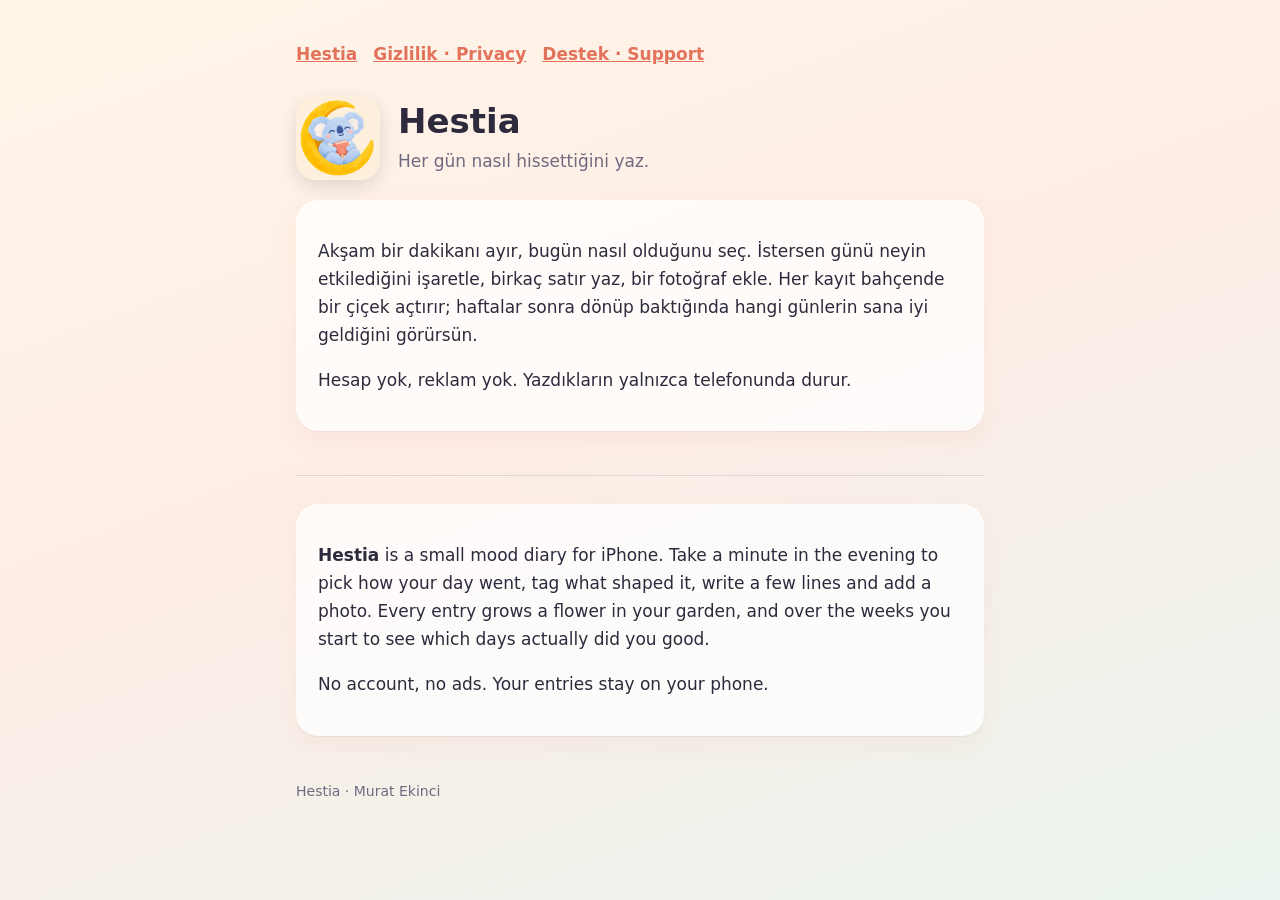
<file: index.html>
<!doctype html>
<html lang="tr"><head><meta charset="utf-8"><meta name="viewport" content="width=device-width,initial-scale=1">
<title>Hestia · Anı Defteri</title><link rel="stylesheet" href="style.css"></head>
<body><main>
<nav><a href="index.html">Hestia</a><a href="privacy.html">Gizlilik · Privacy</a><a href="support.html">Destek · Support</a></nav>

<div class="hero">
<img src="icon.png" alt="Hestia simgesi">
<div><h1>Hestia</h1><p class="sub" style="margin:0">Her gün nasıl hissettiğini yaz.</p></div>
</div>

<div class="card">
<p>Akşam bir dakikanı ayır, bugün nasıl olduğunu seç. İstersen günü neyin etkilediğini işaretle, birkaç satır yaz, bir fotoğraf ekle. Her kayıt bahçende bir çiçek açtırır; haftalar sonra dönüp baktığında hangi günlerin sana iyi geldiğini görürsün.</p>
<p>Hesap yok, reklam yok. Yazdıkların yalnızca telefonunda durur.</p>
</div>

<div class="lang">
<div class="card">
<p><strong>Hestia</strong> is a small mood diary for iPhone. Take a minute in the evening to pick how your day went, tag what shaped it, write a few lines and add a photo. Every entry grows a flower in your garden, and over the weeks you start to see which days actually did you good.</p>
<p>No account, no ads. Your entries stay on your phone.</p>
</div>
</div>

<footer>Hestia · Murat Ekinci</footer>
</main></body></html>
</file>
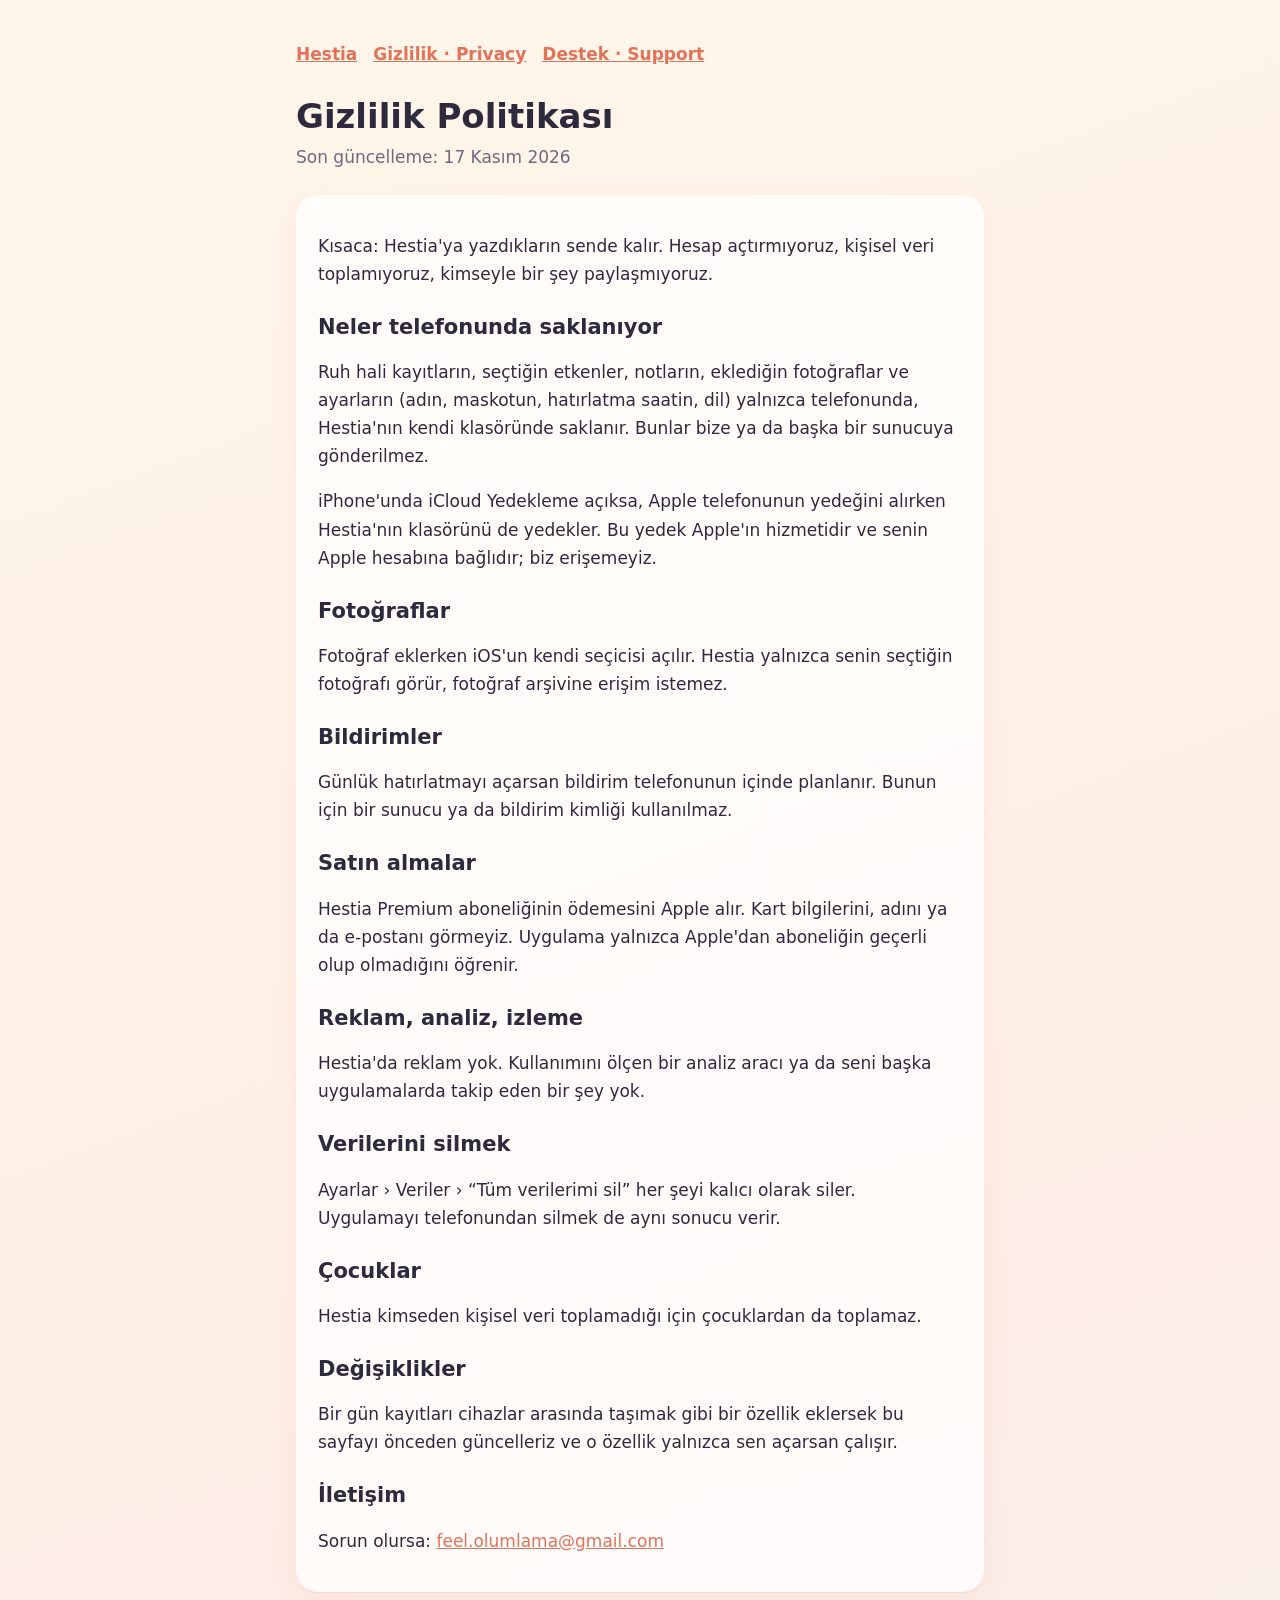
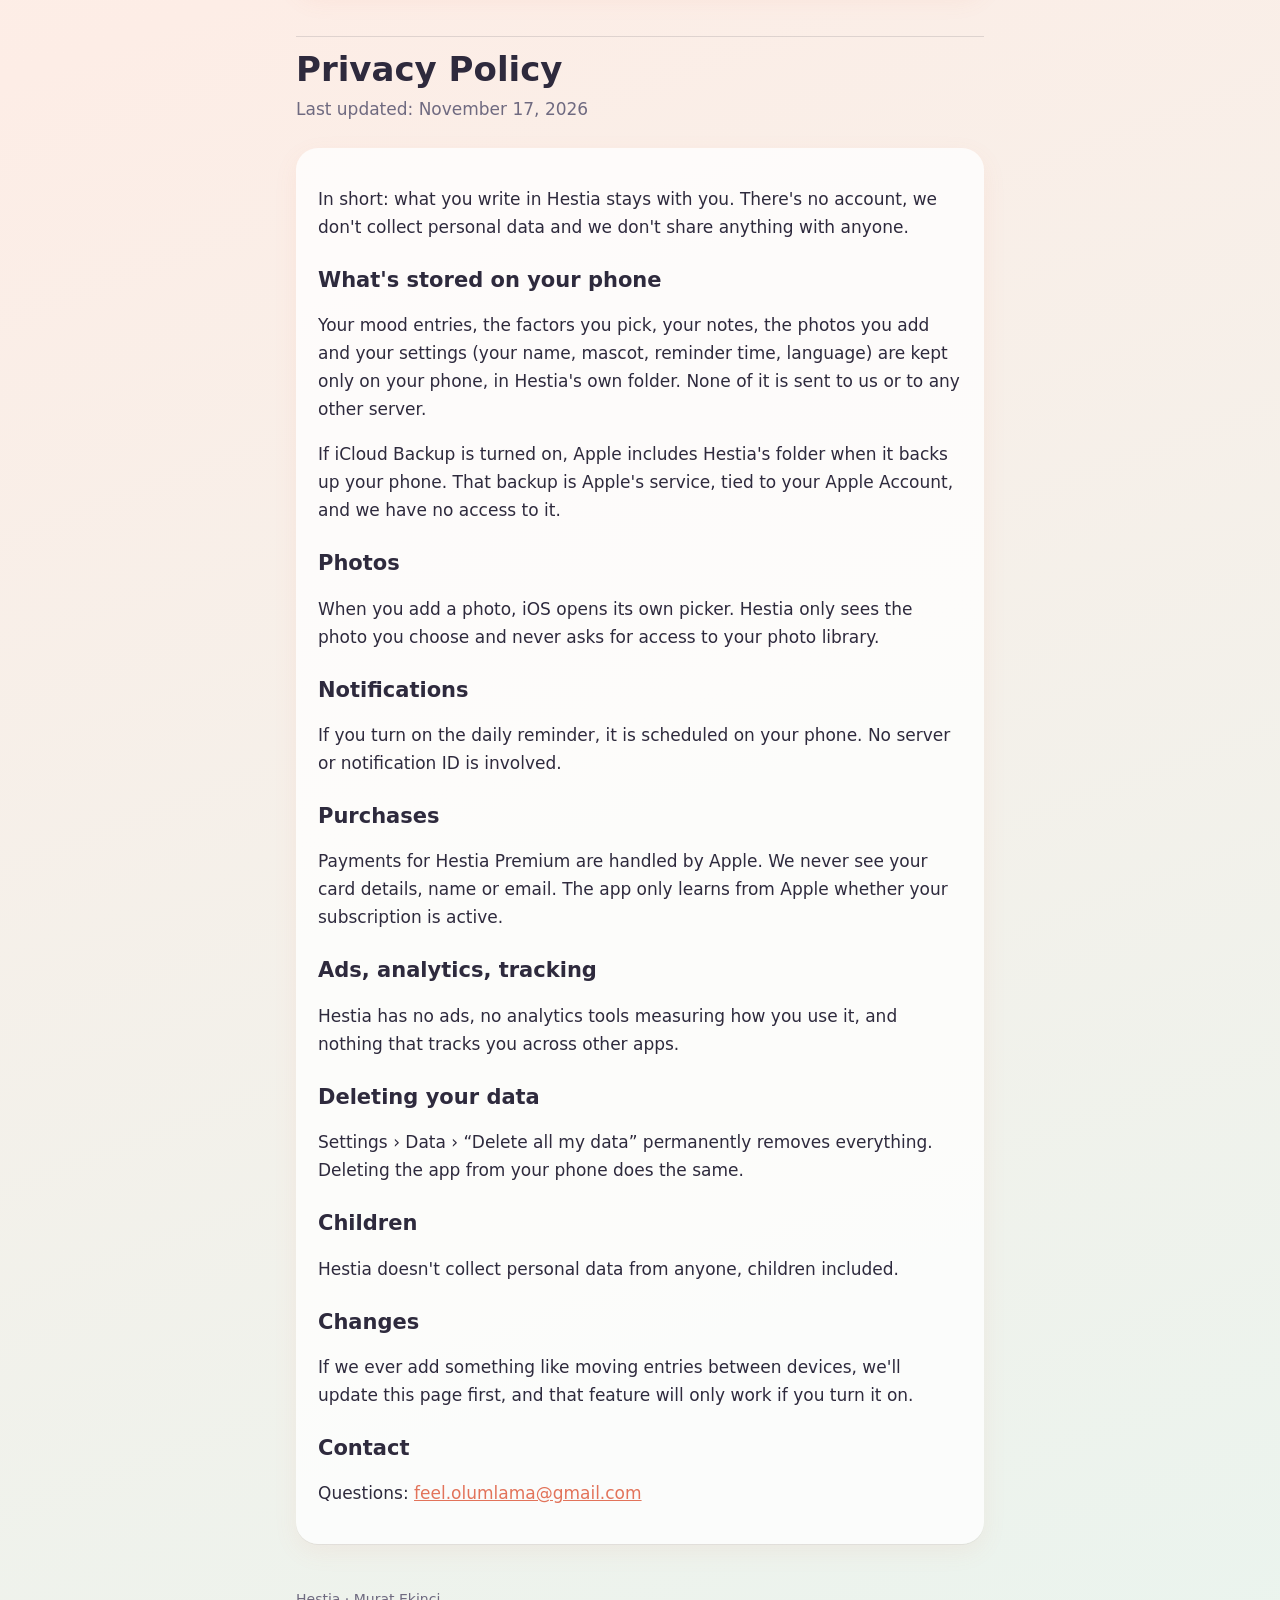
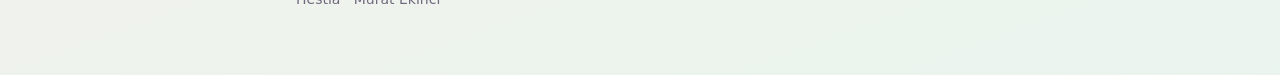
<file: privacy.html>
<!doctype html>
<html lang="tr"><head><meta charset="utf-8"><meta name="viewport" content="width=device-width,initial-scale=1">
<title>Hestia · Gizlilik / Privacy</title><link rel="stylesheet" href="style.css"></head>
<body><main>
<nav><a href="index.html">Hestia</a><a href="privacy.html">Gizlilik · Privacy</a><a href="support.html">Destek · Support</a></nav>

<h1>Gizlilik Politikası</h1>
<p class="sub">Son güncelleme: 17 Kasım 2026</p>

<div class="card">
<p>Kısaca: Hestia'ya yazdıkların sende kalır. Hesap açtırmıyoruz, kişisel veri toplamıyoruz, kimseyle bir şey paylaşmıyoruz.</p>

<h2>Neler telefonunda saklanıyor</h2>
<p>Ruh hali kayıtların, seçtiğin etkenler, notların, eklediğin fotoğraflar ve ayarların (adın, maskotun, hatırlatma saatin, dil) yalnızca telefonunda, Hestia'nın kendi klasöründe saklanır. Bunlar bize ya da başka bir sunucuya gönderilmez.</p>
<p>iPhone'unda iCloud Yedekleme açıksa, Apple telefonunun yedeğini alırken Hestia'nın klasörünü de yedekler. Bu yedek Apple'ın hizmetidir ve senin Apple hesabına bağlıdır; biz erişemeyiz.</p>

<h2>Fotoğraflar</h2>
<p>Fotoğraf eklerken iOS'un kendi seçicisi açılır. Hestia yalnızca senin seçtiğin fotoğrafı görür, fotoğraf arşivine erişim istemez.</p>

<h2>Bildirimler</h2>
<p>Günlük hatırlatmayı açarsan bildirim telefonunun içinde planlanır. Bunun için bir sunucu ya da bildirim kimliği kullanılmaz.</p>

<h2>Satın almalar</h2>
<p>Hestia Premium aboneliğinin ödemesini Apple alır. Kart bilgilerini, adını ya da e-postanı görmeyiz. Uygulama yalnızca Apple'dan aboneliğin geçerli olup olmadığını öğrenir.</p>

<h2>Reklam, analiz, izleme</h2>
<p>Hestia'da reklam yok. Kullanımını ölçen bir analiz aracı ya da seni başka uygulamalarda takip eden bir şey yok.</p>

<h2>Verilerini silmek</h2>
<p>Ayarlar › Veriler › “Tüm verilerimi sil” her şeyi kalıcı olarak siler. Uygulamayı telefonundan silmek de aynı sonucu verir.</p>

<h2>Çocuklar</h2>
<p>Hestia kimseden kişisel veri toplamadığı için çocuklardan da toplamaz.</p>

<h2>Değişiklikler</h2>
<p>Bir gün kayıtları cihazlar arasında taşımak gibi bir özellik eklersek bu sayfayı önceden güncelleriz ve o özellik yalnızca sen açarsan çalışır.</p>

<h2>İletişim</h2>
<p>Sorun olursa: <a href="mailto:feel.olumlama@gmail.com">feel.olumlama@gmail.com</a></p>
</div>

<div class="lang">
<h1>Privacy Policy</h1>
<p class="sub">Last updated: November 17, 2026</p>

<div class="card">
<p>In short: what you write in Hestia stays with you. There's no account, we don't collect personal data and we don't share anything with anyone.</p>

<h2>What's stored on your phone</h2>
<p>Your mood entries, the factors you pick, your notes, the photos you add and your settings (your name, mascot, reminder time, language) are kept only on your phone, in Hestia's own folder. None of it is sent to us or to any other server.</p>
<p>If iCloud Backup is turned on, Apple includes Hestia's folder when it backs up your phone. That backup is Apple's service, tied to your Apple Account, and we have no access to it.</p>

<h2>Photos</h2>
<p>When you add a photo, iOS opens its own picker. Hestia only sees the photo you choose and never asks for access to your photo library.</p>

<h2>Notifications</h2>
<p>If you turn on the daily reminder, it is scheduled on your phone. No server or notification ID is involved.</p>

<h2>Purchases</h2>
<p>Payments for Hestia Premium are handled by Apple. We never see your card details, name or email. The app only learns from Apple whether your subscription is active.</p>

<h2>Ads, analytics, tracking</h2>
<p>Hestia has no ads, no analytics tools measuring how you use it, and nothing that tracks you across other apps.</p>

<h2>Deleting your data</h2>
<p>Settings › Data › “Delete all my data” permanently removes everything. Deleting the app from your phone does the same.</p>

<h2>Children</h2>
<p>Hestia doesn't collect personal data from anyone, children included.</p>

<h2>Changes</h2>
<p>If we ever add something like moving entries between devices, we'll update this page first, and that feature will only work if you turn it on.</p>

<h2>Contact</h2>
<p>Questions: <a href="mailto:feel.olumlama@gmail.com">feel.olumlama@gmail.com</a></p>
</div>
</div>

<footer>Hestia · Murat Ekinci</footer>
</main></body></html>
</file>
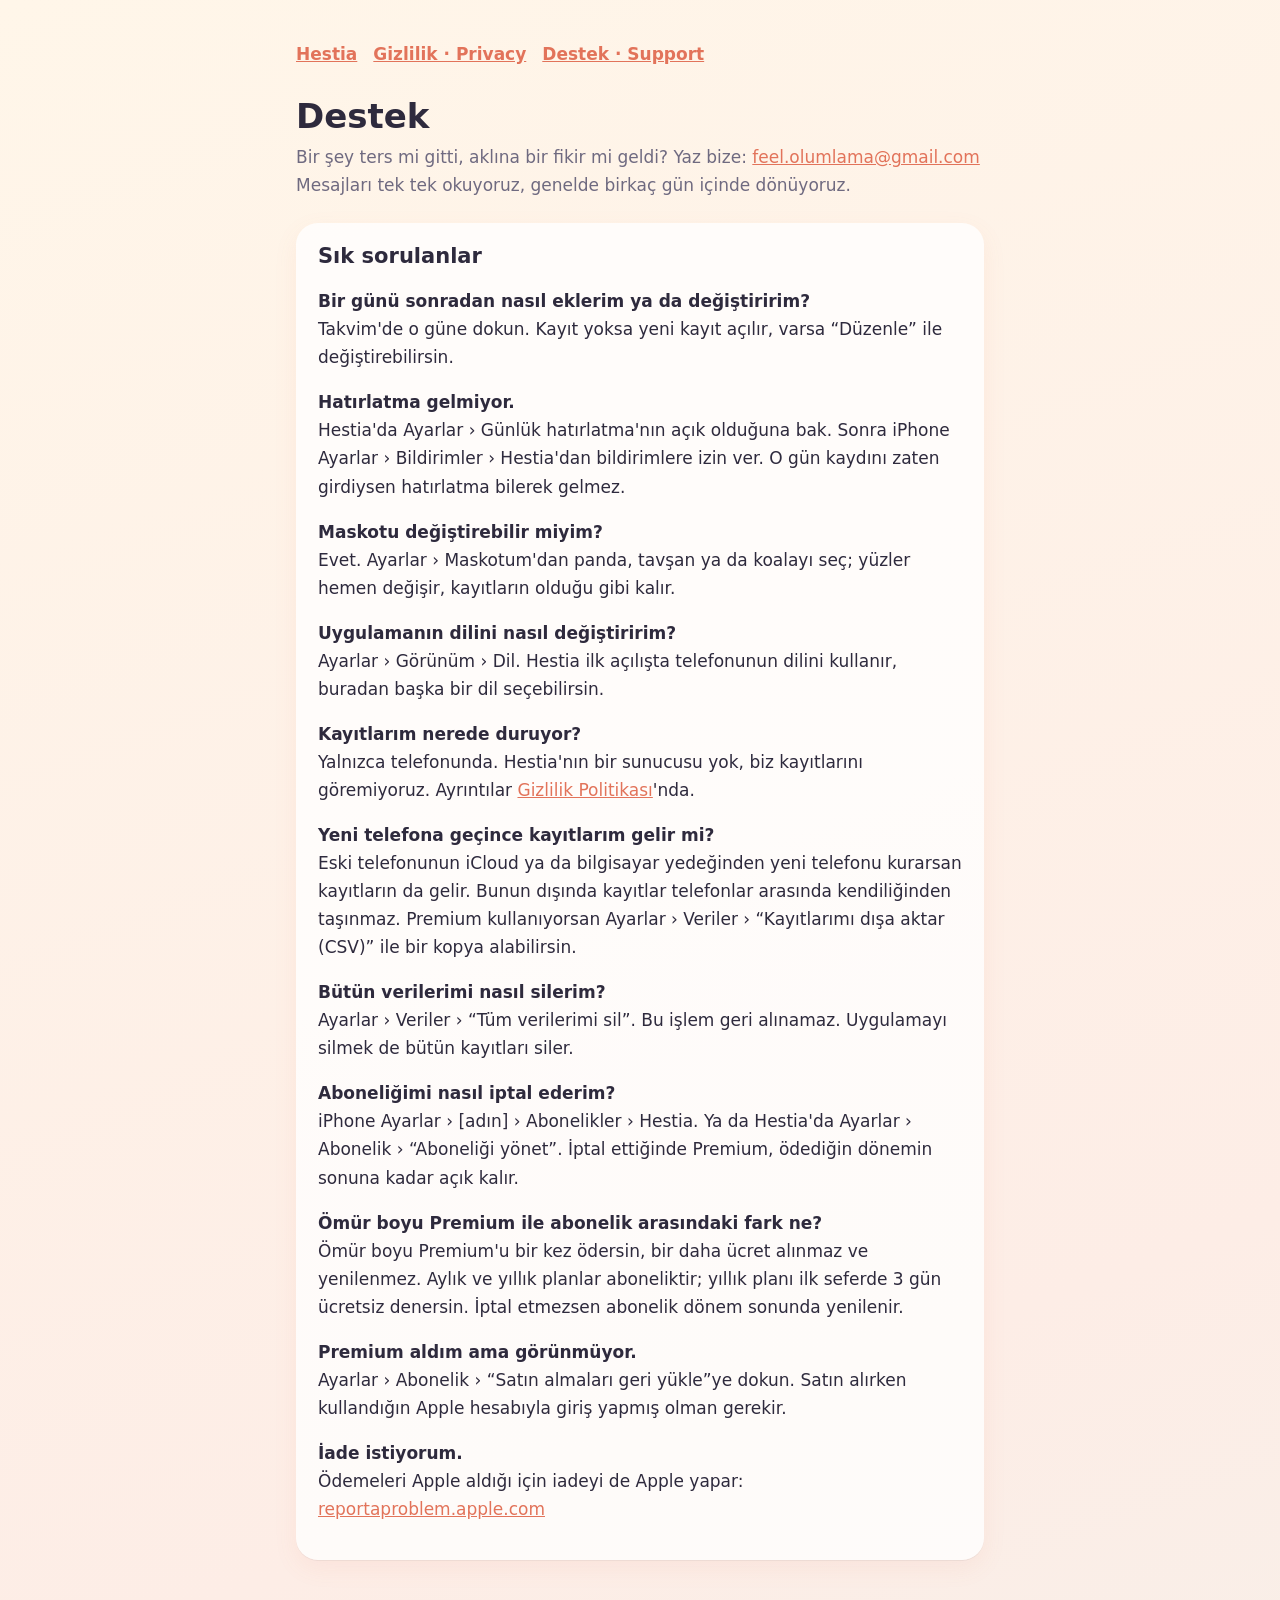
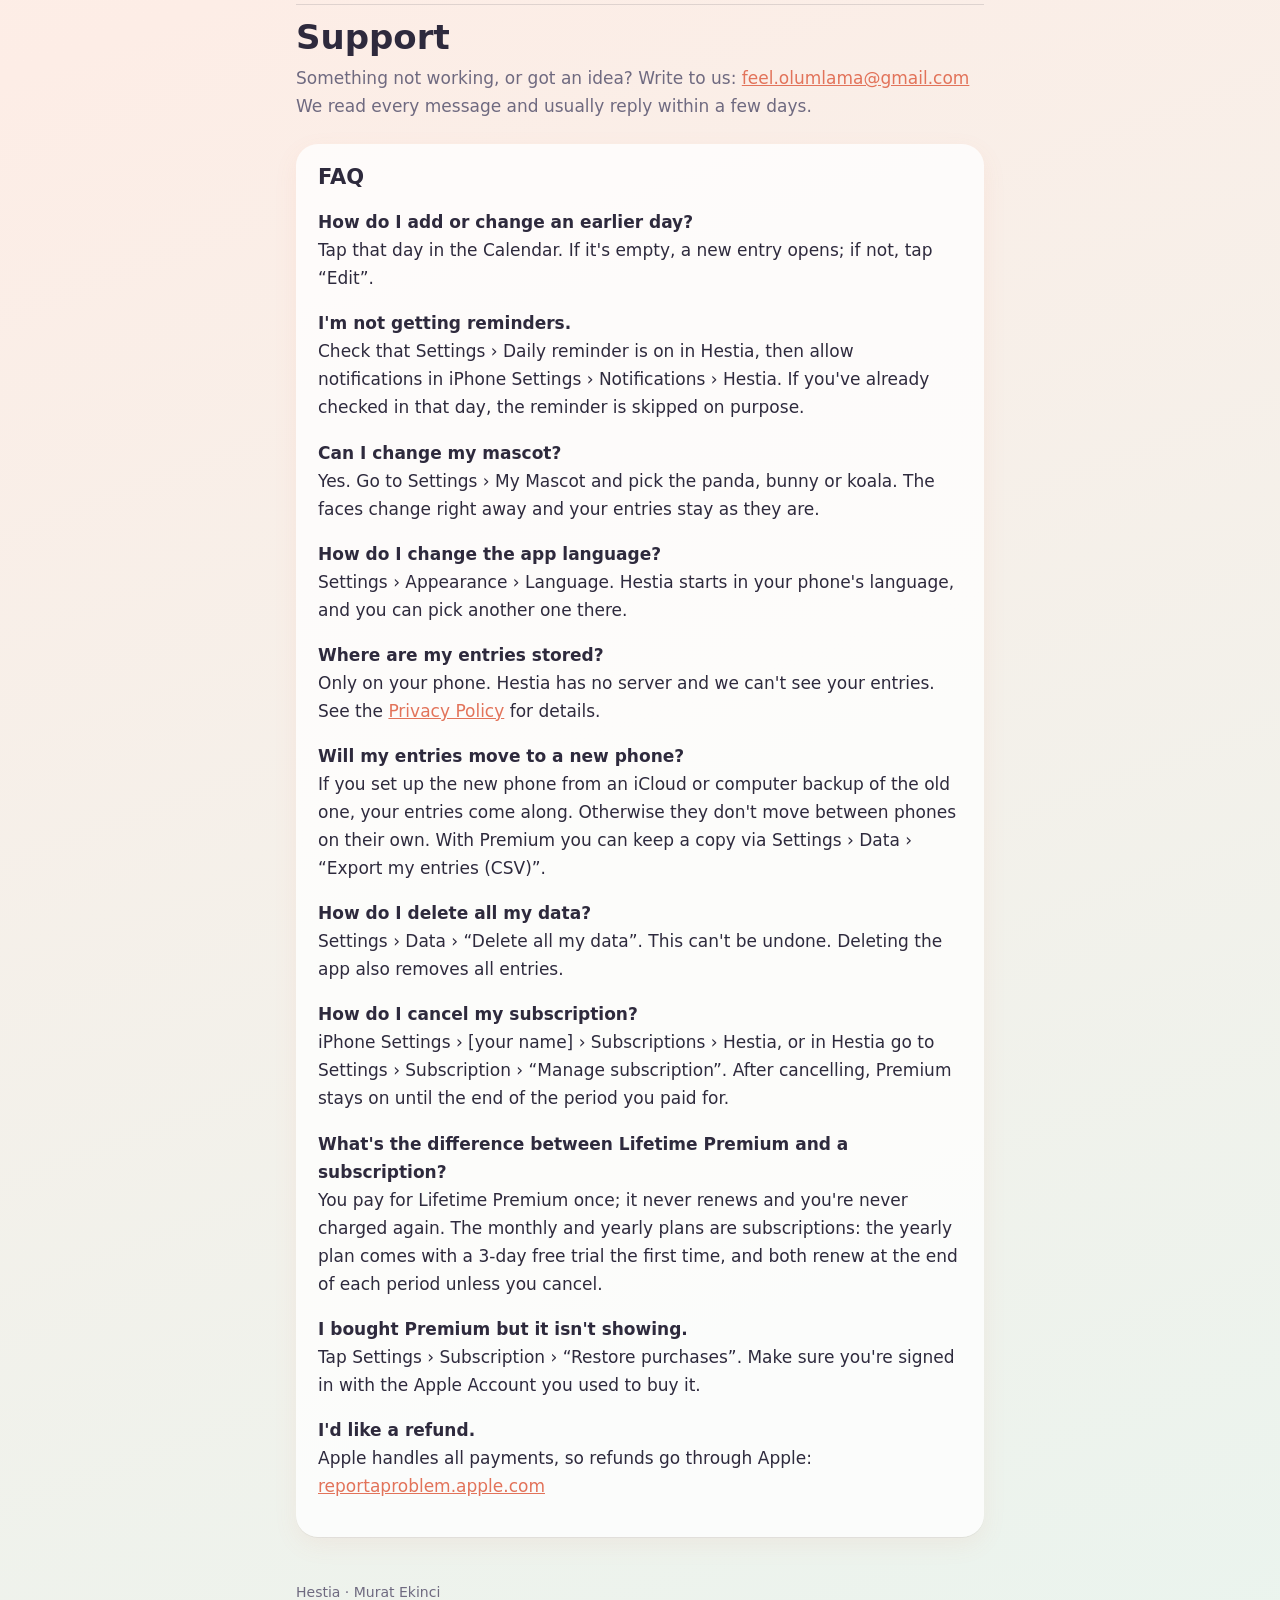
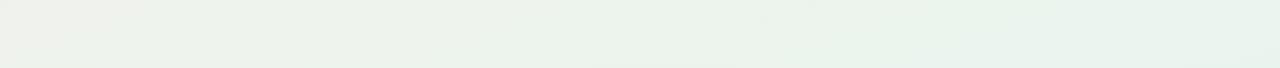
<file: support.html>
<!doctype html>
<html lang="tr"><head><meta charset="utf-8"><meta name="viewport" content="width=device-width,initial-scale=1">
<title>Hestia · Destek / Support</title><link rel="stylesheet" href="style.css"></head>
<body><main>
<nav><a href="index.html">Hestia</a><a href="privacy.html">Gizlilik · Privacy</a><a href="support.html">Destek · Support</a></nav>

<h1>Destek</h1>
<p class="sub">Bir şey ters mi gitti, aklına bir fikir mi geldi? Yaz bize: <a href="mailto:feel.olumlama@gmail.com">feel.olumlama@gmail.com</a><br>
Mesajları tek tek okuyoruz, genelde birkaç gün içinde dönüyoruz.</p>

<div class="card">
<h2>Sık sorulanlar</h2>
<p><strong>Bir günü sonradan nasıl eklerim ya da değiştiririm?</strong><br>
Takvim'de o güne dokun. Kayıt yoksa yeni kayıt açılır, varsa “Düzenle” ile değiştirebilirsin.</p>

<p><strong>Hatırlatma gelmiyor.</strong><br>
Hestia'da Ayarlar › Günlük hatırlatma'nın açık olduğuna bak. Sonra iPhone Ayarlar › Bildirimler › Hestia'dan bildirimlere izin ver. O gün kaydını zaten girdiysen hatırlatma bilerek gelmez.</p>

<p><strong>Maskotu değiştirebilir miyim?</strong><br>
Evet. Ayarlar › Maskotum'dan panda, tavşan ya da koalayı seç; yüzler hemen değişir, kayıtların olduğu gibi kalır.</p>

<p><strong>Uygulamanın dilini nasıl değiştiririm?</strong><br>
Ayarlar › Görünüm › Dil. Hestia ilk açılışta telefonunun dilini kullanır, buradan başka bir dil seçebilirsin.</p>

<p><strong>Kayıtlarım nerede duruyor?</strong><br>
Yalnızca telefonunda. Hestia'nın bir sunucusu yok, biz kayıtlarını göremiyoruz. Ayrıntılar <a href="privacy.html">Gizlilik Politikası</a>'nda.</p>

<p><strong>Yeni telefona geçince kayıtlarım gelir mi?</strong><br>
Eski telefonunun iCloud ya da bilgisayar yedeğinden yeni telefonu kurarsan kayıtların da gelir. Bunun dışında kayıtlar telefonlar arasında kendiliğinden taşınmaz. Premium kullanıyorsan Ayarlar › Veriler › “Kayıtlarımı dışa aktar (CSV)” ile bir kopya alabilirsin.</p>

<p><strong>Bütün verilerimi nasıl silerim?</strong><br>
Ayarlar › Veriler › “Tüm verilerimi sil”. Bu işlem geri alınamaz. Uygulamayı silmek de bütün kayıtları siler.</p>

<p><strong>Aboneliğimi nasıl iptal ederim?</strong><br>
iPhone Ayarlar › [adın] › Abonelikler › Hestia. Ya da Hestia'da Ayarlar › Abonelik › “Aboneliği yönet”. İptal ettiğinde Premium, ödediğin dönemin sonuna kadar açık kalır.</p>

<p><strong>Ömür boyu Premium ile abonelik arasındaki fark ne?</strong><br>
Ömür boyu Premium'u bir kez ödersin, bir daha ücret alınmaz ve yenilenmez. Aylık ve yıllık planlar aboneliktir; yıllık planı ilk seferde 3 gün ücretsiz denersin. İptal etmezsen abonelik dönem sonunda yenilenir.</p>

<p><strong>Premium aldım ama görünmüyor.</strong><br>
Ayarlar › Abonelik › “Satın almaları geri yükle”ye dokun. Satın alırken kullandığın Apple hesabıyla giriş yapmış olman gerekir.</p>

<p><strong>İade istiyorum.</strong><br>
Ödemeleri Apple aldığı için iadeyi de Apple yapar: <a href="https://reportaproblem.apple.com">reportaproblem.apple.com</a></p>
</div>

<div class="lang">
<h1>Support</h1>
<p class="sub">Something not working, or got an idea? Write to us: <a href="mailto:feel.olumlama@gmail.com">feel.olumlama@gmail.com</a><br>
We read every message and usually reply within a few days.</p>

<div class="card">
<h2>FAQ</h2>
<p><strong>How do I add or change an earlier day?</strong><br>
Tap that day in the Calendar. If it's empty, a new entry opens; if not, tap “Edit”.</p>

<p><strong>I'm not getting reminders.</strong><br>
Check that Settings › Daily reminder is on in Hestia, then allow notifications in iPhone Settings › Notifications › Hestia. If you've already checked in that day, the reminder is skipped on purpose.</p>

<p><strong>Can I change my mascot?</strong><br>
Yes. Go to Settings › My Mascot and pick the panda, bunny or koala. The faces change right away and your entries stay as they are.</p>

<p><strong>How do I change the app language?</strong><br>
Settings › Appearance › Language. Hestia starts in your phone's language, and you can pick another one there.</p>

<p><strong>Where are my entries stored?</strong><br>
Only on your phone. Hestia has no server and we can't see your entries. See the <a href="privacy.html">Privacy Policy</a> for details.</p>

<p><strong>Will my entries move to a new phone?</strong><br>
If you set up the new phone from an iCloud or computer backup of the old one, your entries come along. Otherwise they don't move between phones on their own. With Premium you can keep a copy via Settings › Data › “Export my entries (CSV)”.</p>

<p><strong>How do I delete all my data?</strong><br>
Settings › Data › “Delete all my data”. This can't be undone. Deleting the app also removes all entries.</p>

<p><strong>How do I cancel my subscription?</strong><br>
iPhone Settings › [your name] › Subscriptions › Hestia, or in Hestia go to Settings › Subscription › “Manage subscription”. After cancelling, Premium stays on until the end of the period you paid for.</p>

<p><strong>What's the difference between Lifetime Premium and a subscription?</strong><br>
You pay for Lifetime Premium once; it never renews and you're never charged again. The monthly and yearly plans are subscriptions: the yearly plan comes with a 3-day free trial the first time, and both renew at the end of each period unless you cancel.</p>

<p><strong>I bought Premium but it isn't showing.</strong><br>
Tap Settings › Subscription › “Restore purchases”. Make sure you're signed in with the Apple Account you used to buy it.</p>

<p><strong>I'd like a refund.</strong><br>
Apple handles all payments, so refunds go through Apple: <a href="https://reportaproblem.apple.com">reportaproblem.apple.com</a></p>
</div>
</div>

<footer>Hestia · Murat Ekinci</footer>
</main></body></html>
</file>
<file: style.css>
:root { --ink:#2E2A3D; --sub:#6F6A80; --accent:#E2735A; --leaf:#4C9A7A; --card:rgba(255,255,255,.78); }
* { box-sizing:border-box; }
body { margin:0; color:var(--ink); min-height:100vh;
  background:linear-gradient(160deg,#FFF6E9 0%,#FDEDE6 45%,#EAF4EE 100%);
  font:17px/1.65 ui-rounded,-apple-system,"SF Pro Rounded",system-ui,sans-serif; }
main { max-width:720px; margin:0 auto; padding:40px 16px 64px; }
h1 { font:700 34px/1.2 ui-rounded,-apple-system,system-ui,sans-serif; margin:0 0 6px; }
h2 { font:700 21px/1.3 ui-rounded,-apple-system,system-ui,sans-serif; margin:26px 0 8px; }
.sub { color:var(--sub); margin:0 0 24px; }
.card { background:var(--card); border-radius:22px; padding:20px 22px; margin:16px 0;
  box-shadow:0 1px 0 rgba(46,42,61,.06), 0 8px 24px rgba(226,115,90,.08); }
.card h2:first-child { margin-top:0; }
nav { display:flex; gap:16px; flex-wrap:wrap; margin-bottom:28px; font-weight:600; }
a { color:var(--accent); }
ul { padding-left:20px; }
.lang { border-top:1px solid rgba(46,42,61,.14); margin-top:44px; padding-top:12px; }
.hero { display:flex; align-items:center; gap:18px; margin-bottom:20px; }
.hero img { width:84px; height:84px; border-radius:20px; box-shadow:0 6px 18px rgba(0,0,0,.12); }
footer { color:var(--sub); font-size:14px; margin-top:44px; }
</file>
